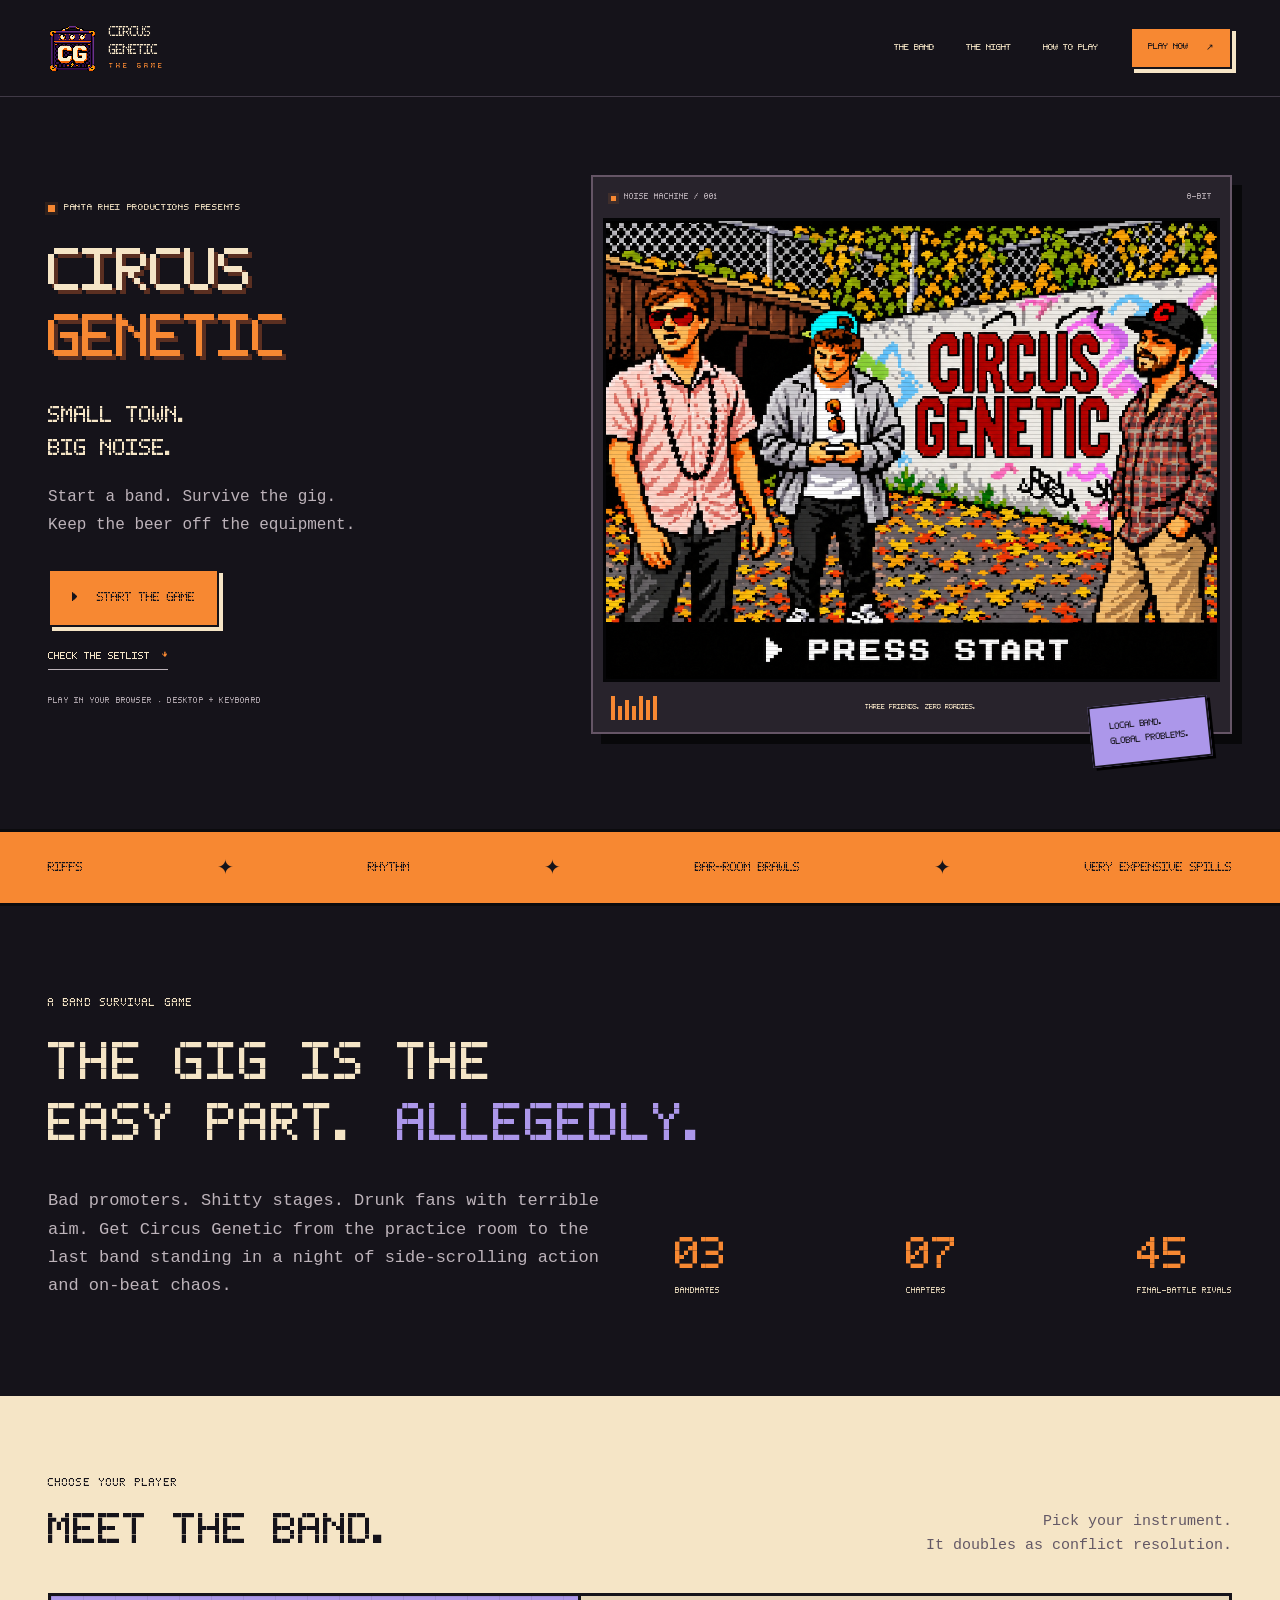
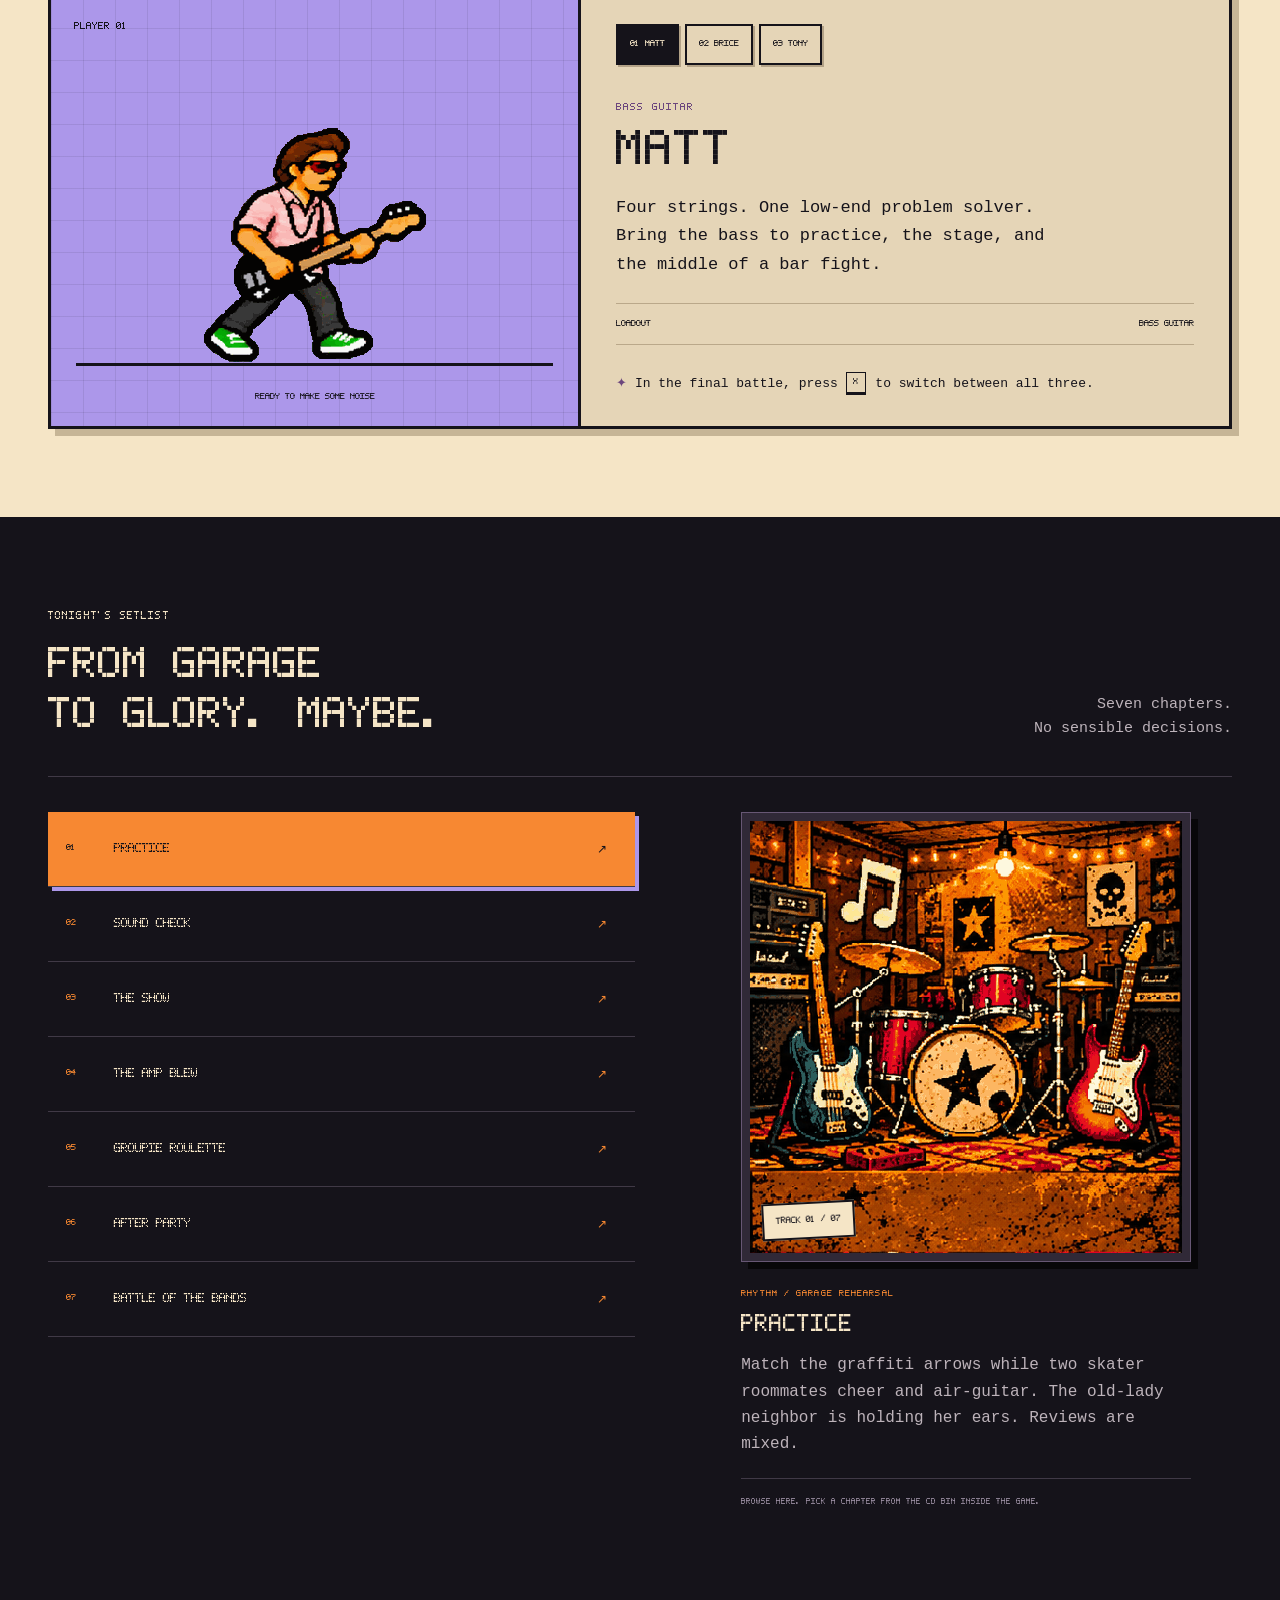
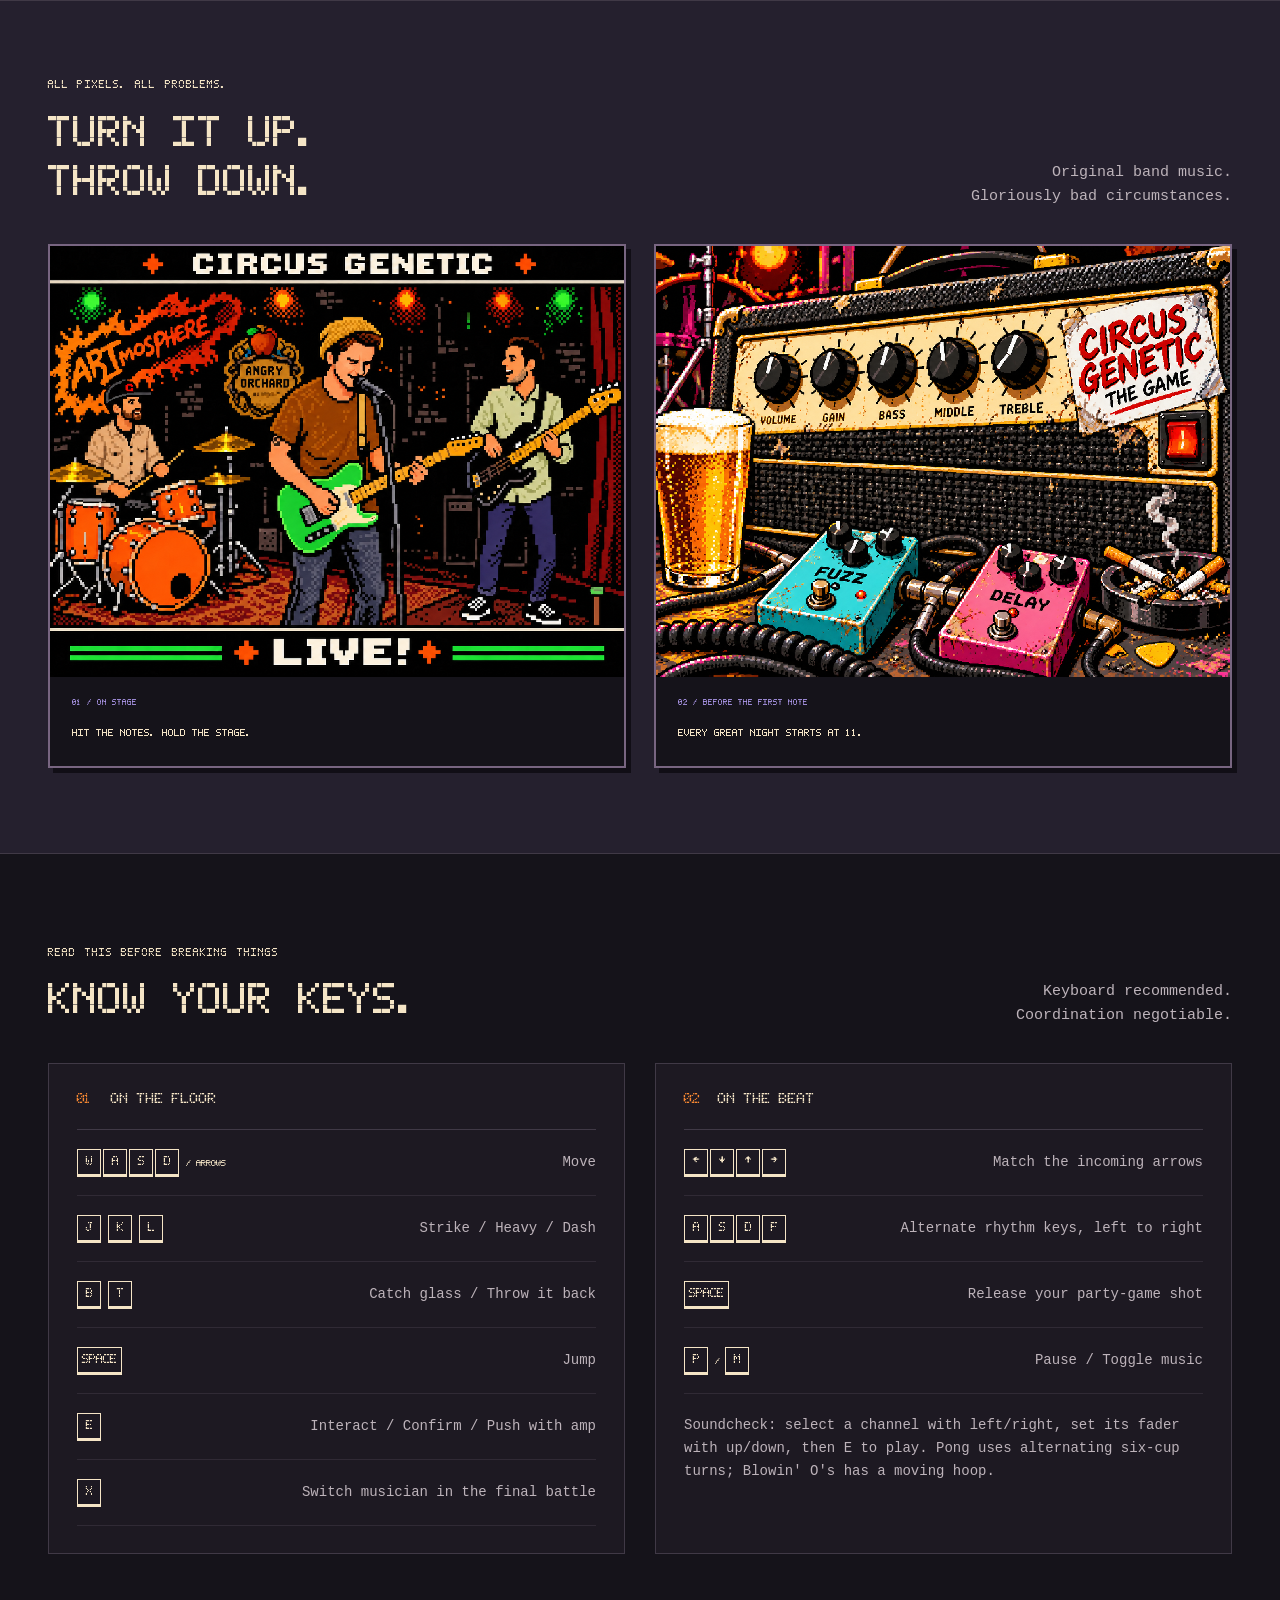
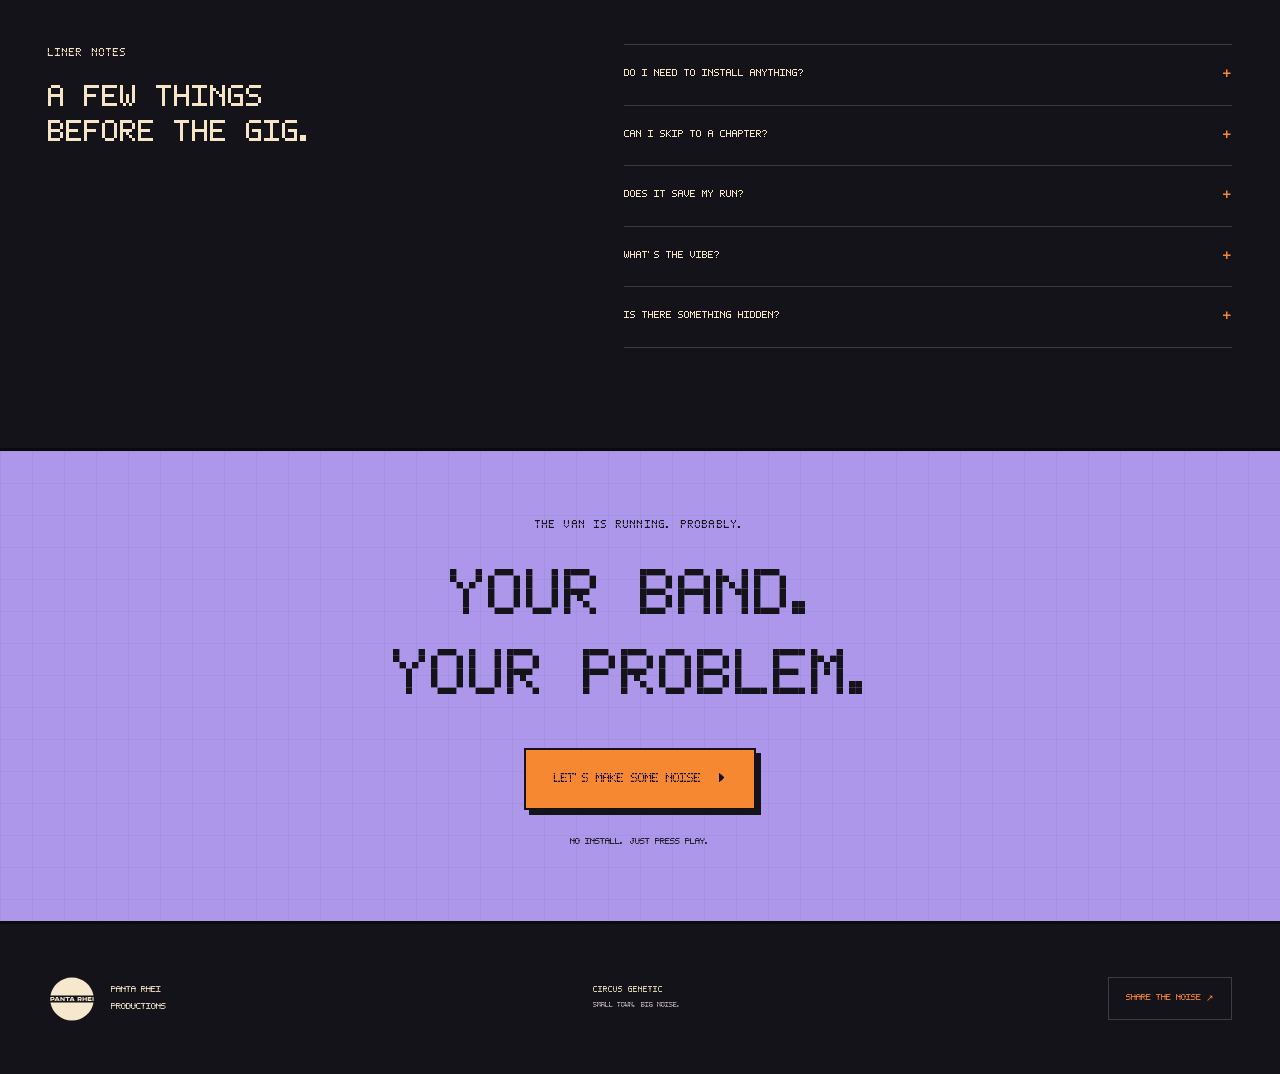
<file: index.html>
<!doctype html>
<html lang="en">
<head>
  <meta charset="utf-8">
  <meta name="viewport" content="width=device-width, initial-scale=1">
  <meta name="theme-color" content="#15131a">
  <title>Circus Genetic — Small Town. Big Noise.</title>
  <meta name="description" content="Start a band. Survive the gig. Circus Genetic is an 8-bit band survival game with side-scrolling fights, rhythm challenges, questionable parties, and one massive Battle of the Bands.">
  <meta property="og:type" content="website">
  <meta property="og:title" content="Circus Genetic — Small Town. Big Noise.">
  <meta property="og:description" content="Three bandmates. Seven chapters. One very bad night for the equipment. Play the 8-bit band survival game in your browser.">
  <link rel="icon" href="assets/app-icon.png" type="image/png">
  <link rel="stylesheet" href="website/site.css">
  <script src="website/site.js?v=tony-cap-v6" defer></script>
</head>
<body>
  <a class="skip" href="#main">Skip to main content</a>
  <header class="nav-wrap">
    <nav class="nav page-width" aria-label="Main navigation">
      <a class="wordmark" href="#top" aria-label="Circus Genetic home"><img src="assets/app-icon.png" width="48" height="48" alt=""><span>CIRCUS<br>GENETIC<small>THE GAME</small></span></a>
      <button class="menu-toggle" aria-expanded="false" aria-controls="nav-links">MENU <span aria-hidden="true">+</span></button>
      <div class="nav-links" id="nav-links"><a href="#band">THE BAND</a><a href="#chapters">THE NIGHT</a><a href="#controls">HOW TO PLAY</a><a class="button small" href="game.html">PLAY NOW <span aria-hidden="true">↗</span></a></div>
    </nav>
  </header>
  <main id="main">
    <section class="hero page-width" id="top">
      <div class="hero-copy">
        <p class="eyebrow"><span class="led" aria-hidden="true"></span> PANTA RHEI PRODUCTIONS PRESENTS</p>
        <h1>CIRCUS<br><span>GENETIC</span></h1>
        <p class="hero-tagline">SMALL TOWN.<br>BIG NOISE.</p>
        <p class="hero-description">Start a band. Survive the gig.<br>Keep the beer off the equipment.</p>
        <div class="hero-actions"><a class="button" href="game.html"><span class="play-arrow" aria-hidden="true">▶</span> START THE GAME</a><a class="text-link" href="#chapters">CHECK THE SETLIST <span aria-hidden="true">↓</span></a></div>
        <p class="play-note">PLAY IN YOUR BROWSER · DESKTOP + KEYBOARD</p>
      </div>
      <div class="hero-cabinet">
        <div class="cabinet-top"><span><i class="led" aria-hidden="true"></i> NOISE MACHINE / 001</span><span>8-BIT</span></div>
        <a class="title-art" href="game.html" aria-label="Play Circus Genetic"><img src="assets/title-v3.webp" width="1448" height="1086" alt="8-bit Matt, Brice, and Tony outside a graffiti-covered wall reading Circus Genetic"><span class="screen-scan" aria-hidden="true"></span></a>
        <div class="cabinet-bottom"><span class="equalizer" aria-hidden="true"><i></i><i></i><i></i><i></i><i></i><i></i><i></i></span><span>THREE FRIENDS. ZERO ROADIES.</span><span class="volume">VOL. 11</span></div>
        <span class="sticker">LOCAL BAND.<br>GLOBAL PROBLEMS.</span>
      </div>
    </section>
    <div class="gig-strip"><div class="page-width"><span>RIFFS</span><b aria-hidden="true">✦</b><span>RHYTHM</span><b aria-hidden="true">✦</b><span>BAR-ROOM BRAWLS</span><b aria-hidden="true">✦</b><span>VERY EXPENSIVE SPILLS</span></div></div>
    <section class="intro page-width">
      <p class="eyebrow">A BAND SURVIVAL GAME</p>
      <h2>THE GIG IS THE<br>EASY PART.<span class="purple"> ALLEGEDLY.</span></h2>
      <div class="intro-bottom"><p>Bad promoters. Shitty stages. Drunk fans with terrible aim. Get Circus Genetic from the practice room to the last band standing in a night of side-scrolling action and on-beat chaos.</p><div class="facts"><span><strong>03</strong> BANDMATES</span><span><strong>07</strong> CHAPTERS</span><span><strong>45</strong> FINAL-BATTLE RIVALS</span></div></div>
    </section>
    <section class="band-section" id="band">
      <div class="page-width">
        <div class="section-heading"><div><p class="eyebrow">CHOOSE YOUR PLAYER</p><h2>MEET THE BAND.</h2></div><p>Pick your instrument.<br>It doubles as conflict resolution.</p></div>
        <div class="band-machine">
          <div class="player-portrait"><div class="portrait-grid" aria-hidden="true"></div><span class="portrait-label" id="player-number">PLAYER 01</span><div class="sprite" id="band-sprite" aria-hidden="true"></div><div class="floor-line" aria-hidden="true"></div><span class="portrait-caption">READY TO MAKE SOME NOISE</span></div>
          <div class="player-info">
            <div class="player-buttons" role="group" aria-label="Choose a band member"><button class="selected" type="button" data-player="0" aria-pressed="true">01 MATT</button><button type="button" data-player="1" aria-pressed="false">02 BRICE</button><button type="button" data-player="2" aria-pressed="false">03 TONY</button></div>
            <div class="player-details" aria-live="polite"><p class="eyebrow" id="player-role">BASS GUITAR</p><h3 id="player-name">MATT</h3><p id="player-copy">Four strings. One low-end problem solver. Bring the bass to practice, the stage, and the middle of a bar fight.</p><div class="instrument-line"><span>LOADOUT</span><strong id="player-loadout">BASS GUITAR</strong></div></div>
            <p class="band-tip"><span aria-hidden="true">✦</span> In the final battle, press <kbd>X</kbd> to switch between all three.</p>
          </div>
        </div>
      </div>
    </section>
    <section class="chapters-section page-width" id="chapters">
      <div class="section-heading"><div><p class="eyebrow">TONIGHT'S SETLIST</p><h2>FROM GARAGE<br>TO GLORY. MAYBE.</h2></div><p>Seven chapters.<br>No sensible decisions.</p></div>
      <div class="chapter-browser">
        <div class="chapter-list" role="group" aria-label="Browse chapters">
          <button type="button" data-chapter="0" class="selected" aria-pressed="true"><span>01</span><strong>PRACTICE</strong><i aria-hidden="true">↗</i></button>
          <button type="button" data-chapter="1" aria-pressed="false"><span>02</span><strong>SOUND CHECK</strong><i aria-hidden="true">↗</i></button>
          <button type="button" data-chapter="2" aria-pressed="false"><span>03</span><strong>THE SHOW</strong><i aria-hidden="true">↗</i></button>
          <button type="button" data-chapter="3" aria-pressed="false"><span>04</span><strong>THE AMP BLEW</strong><i aria-hidden="true">↗</i></button>
          <button type="button" data-chapter="4" aria-pressed="false"><span>05</span><strong>GROUPIE ROULETTE</strong><i aria-hidden="true">↗</i></button>
          <button type="button" data-chapter="5" aria-pressed="false"><span>06</span><strong>AFTER PARTY</strong><i aria-hidden="true">↗</i></button>
          <button type="button" data-chapter="6" aria-pressed="false"><span>07</span><strong>BATTLE OF THE BANDS</strong><i aria-hidden="true">↗</i></button>
        </div>
      <div class="chapter-preview"><div class="cd-sleeve"><img id="chapter-art" src="assets/chapter-practice.webp" width="448" height="448" loading="lazy" alt="8-bit rehearsal room with a drum kit, guitars, and amps"><span class="cd-label" id="chapter-counter">TRACK 01 / 07</span></div><div class="chapter-info" aria-live="polite"><p class="eyebrow" id="chapter-type">RHYTHM / GARAGE REHEARSAL</p><h3 id="chapter-name">PRACTICE</h3><p id="chapter-copy">Match the graffiti arrows while two skater roommates cheer and air-guitar. The old-lady neighbor is holding her ears. Reviews are mixed.</p></div><p class="chapter-note">Browse here. Pick a chapter from the CD bin inside the game.</p></div>
      </div>
    </section>
    <section class="showcase-section">
      <div class="page-width"><div class="section-heading"><div><p class="eyebrow">ALL PIXELS. ALL PROBLEMS.</p><h2>TURN IT UP.<br>THROW DOWN.</h2></div><p>Original band music.<br>Gloriously bad circumstances.</p></div>
        <div class="art-gallery"><figure><img src="assets/live-tony-cap-v6.webp" width="1448" height="1086" loading="lazy" alt="Pixel-art Circus Genetic playing a dive-bar stage"><figcaption><span>01 / ON STAGE</span><strong>HIT THE NOTES. HOLD THE STAGE.</strong></figcaption></figure><figure><img src="assets/amp-power.webp" width="1448" height="1086" loading="lazy" alt="Pixel-art amp, beer, pedals, and smoking ashtray"><figcaption><span>02 / BEFORE THE FIRST NOTE</span><strong>EVERY GREAT NIGHT STARTS AT 11.</strong></figcaption></figure></div>
      </div>
    </section>
    <section class="controls-section page-width" id="controls">
      <div class="section-heading"><div><p class="eyebrow">READ THIS BEFORE BREAKING THINGS</p><h2>KNOW YOUR KEYS.</h2></div><p>Keyboard recommended.<br>Coordination negotiable.</p></div>
      <div class="control-columns"><div class="control-panel"><h3><span>01</span> ON THE FLOOR</h3><dl><div><dt><kbd>W</kbd><kbd>A</kbd><kbd>S</kbd><kbd>D</kbd> / ARROWS</dt><dd>Move</dd></div><div><dt><kbd>J</kbd> <kbd>K</kbd> <kbd>L</kbd></dt><dd>Strike / Heavy / Dash</dd></div><div><dt><kbd>B</kbd> <kbd>T</kbd></dt><dd>Catch glass / Throw it back</dd></div><div><dt><kbd>SPACE</kbd></dt><dd>Jump</dd></div><div><dt><kbd>E</kbd></dt><dd>Interact / Confirm / Push with amp</dd></div><div><dt><kbd>X</kbd></dt><dd>Switch musician in the final battle</dd></div></dl></div>
        <div class="control-panel"><h3><span>02</span> ON THE BEAT</h3><dl><div><dt><kbd>←</kbd><kbd>↓</kbd><kbd>↑</kbd><kbd>→</kbd></dt><dd>Match the incoming arrows</dd></div><div><dt><kbd>A</kbd><kbd>S</kbd><kbd>D</kbd><kbd>F</kbd></dt><dd>Alternate rhythm keys, left to right</dd></div><div><dt><kbd>SPACE</kbd></dt><dd>Release your party-game shot</dd></div><div><dt><kbd>P</kbd> / <kbd>M</kbd></dt><dd>Pause / Toggle music</dd></div></dl><p>Soundcheck: select a channel with left/right, set its fader with up/down, then E to play. Pong uses alternating six-cup turns; Blowin' O's has a moving hoop.</p></div></div>
    </section>
    <section class="faq-section page-width" id="faq"><div><p class="eyebrow">LINER NOTES</p><h2>A FEW THINGS<br>BEFORE THE GIG.</h2></div><div class="faq-list"><details><summary>DO I NEED TO INSTALL ANYTHING?</summary><p>No. The web edition runs in your browser. For the full controls, use a desktop or laptop with a keyboard. Click the amp's power button to start and enable audio.</p></details><details><summary>CAN I SKIP TO A CHAPTER?</summary><p>Yes. Use Chapter Select on the game's title screen, flip through the CD bin, and choose your player. A perfect full-night run starts with Start New Band.</p></details><details><summary>DOES IT SAVE MY RUN?</summary><p>This edition has no mid-level Save/Load. Closing or reloading the game does not preserve a run in progress. Chapter Select lets you revisit sections.</p></details><details><summary>WHAT'S THE VIBE?</summary><p>Strong language, cartoon violence, suggestive humor, alcohol, and smoking/cannabis references. In other words: probably not the game for the kindergarten fundraiser.</p></details><details><summary>IS THERE SOMETHING HIDDEN?</summary><p>Some records have a secret track. Some boxes have a clue.</p><blockquote>Its home keeps moving, but its center has no corners.</blockquote></details></div></section>
    <section class="final-cta"><div class="page-width"><p class="eyebrow">THE VAN IS RUNNING. PROBABLY.</p><h2>YOUR BAND.<br>YOUR PROBLEM.</h2><a class="button" href="game.html">LET'S MAKE SOME NOISE <span aria-hidden="true">▶</span></a><p>NO INSTALL. JUST PRESS PLAY.</p></div></section>
  </main>
  <footer class="footer page-width"><a class="production-brand" href="#top"><img src="assets/panta-rhei-logo.svg" width="48" height="48" alt="Panta Rhei"><span>PANTA RHEI<br>PRODUCTIONS</span></a><p>CIRCUS GENETIC<br><span>SMALL TOWN. BIG NOISE.</span></p><button class="share-button" type="button" id="share-button">SHARE THE NOISE <span aria-hidden="true">↗</span></button><span class="sr-only" id="share-status" role="status"></span></footer>
</body>
</html>
</file>
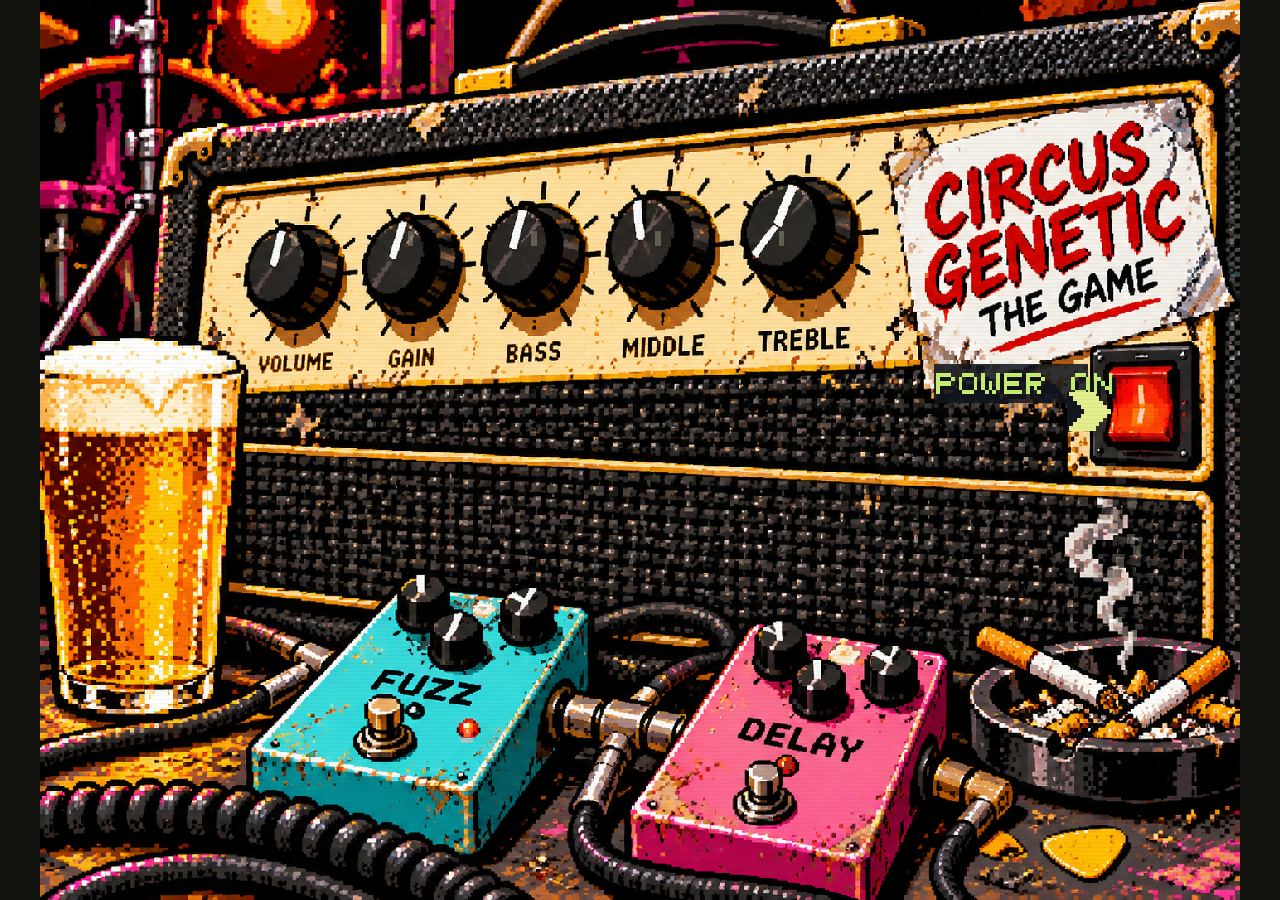
<file: game.html>
<!doctype html>
<html lang="en"><head><meta charset="utf-8"><meta name="viewport" content="width=device-width,initial-scale=1"><meta name="theme-color" content="#11120e"><title>Circus Genetic | Small Town, Big Noise</title><meta name="description" content="A playable band-origin demo. Three friends, one small town, six reasons to quit. Turn it up anyway."><link rel="stylesheet" href="styles.css"><link rel="icon" type="image/png" data-embedded-href="assets/app-icon.png"></head><body><header><div class="brand">CIRCUS<br>GENETIC<small>THE GAME</small></div><div class="headright"><span class="tag">● PIXEL NIGHT / 004</span><button class="plain" id="audioToggle" aria-label="Toggle music">♫ MUSIC ON</button><button class="plain" id="full">⛶ FULLSCREEN</button></div></header><main class="shell"><div class="eyebrow"><span>SMALL TOWN. BIG NOISE.</span><span>AN ORIGINAL BAND SURVIVAL GAME</span></div><div class="cabinet" id="cabinet">
<section class="screen gate active" id="gate"><img id="ampArt" data-embedded-src="assets/amp-power.png" alt="Pixel-art guitar amp controls, Circus Genetic the Game sticker, beer, smoking ashtray, and pedals"><canvas id="ampAmbient" width="640" height="420" aria-hidden="true"></canvas><button id="power" class="ampSwitch" aria-label="Power on"><span class="srOnly">POWER ON</span></button></section>
<section class="screen boot" id="boot"><canvas id="productionBoot" width="640" height="480" aria-label="Panta Rhei Productions system startup"></canvas></section>
<section class="screen intro" id="intro"><div><div class="tiny" id="chapter"></div><h2 id="introTitle"></h2><p id="introText"></p><button class="action" id="nextIntro">CONTINUE →</button></div><button class="skip" data-title>SKIP TO TITLE →</button></section>
<section class="screen title" id="title"><img class="art" data-embedded-src="assets/title-v3.png" alt="Circus Genetic 8-bit title screen based on the band's original photo"><div class="titleMotion" aria-hidden="true"><img class="bandBob bobBass" data-embedded-src="assets/title-v3.png" alt=""><img class="bandBob bobGuitar" data-embedded-src="assets/title-v3.png" alt=""><img class="bandBob bobDrum" data-embedded-src="assets/title-v3.png" alt=""><i class="pixelNote n1">♪</i><i class="pixelNote n2">♫</i><i class="pixelNote n3">♪</i><i class="pixelLeaf l1"></i><i class="pixelLeaf l2"></i><i class="pixelLeaf l3"></i></div><div class="titlemenu"><button id="start" class="blink">START NEW BAND</button><button class="secondary" id="chapterMenu">CHAPTER SELECT</button><button class="secondary" id="story">THE STORY</button><button class="secondary" id="how">HOW TO SURVIVE</button></div></section>
<section class="screen select" id="select"><img class="art" data-embedded-src="assets/select-v3.png" alt="Three band members in pixel art. Select your player."><div class="choices"><button data-player="0">MATT / BASS<small>BASS GUITAR / CROWD CONTROL</small></button><button data-player="1">BRICE / GUITAR + VOCALS<small>GUITAR / SONGWRITING</small></button><button data-player="2">TONY / DRUMS<small>DRUMS / DRUMSTICK STRIKES</small></button></div><button class="skip" data-title style="bottom:22%">← BACK</button></section>
<section class="screen game" id="game"><img class="art" src="assets/live-tony-cap-v6.webp" alt="The band on stage"><div class="hud"><div class="meter"><label>CASH <span id="cashLabel"></span></label><div><i id="cashBar"></i></div></div><div class="meter"><label>GEAR <span id="gearLabel"></span></label><div><i id="gearBar"></i></div></div><div class="meter"><label>MORALE <span id="moraleLabel"></span></label><div><i id="moraleBar"></i></div></div></div><div class="gamebody" aria-live="polite"><div class="villain" id="villain"></div><h2 id="eventTitle"></h2><p id="eventText"></p><div class="answers" id="answers"></div></div><div class="progress"><span id="gigProgress"></span><span>GIG 01 / THE LOADING DOCK</span></div></section>
<section class="screen chapters" id="chapters"><canvas id="cdBackground" width="640" height="480" aria-hidden="true"></canvas><canvas id="cdCanvas" width="640" height="480" aria-label="Flip through the old CD bin to choose a chapter"></canvas><button id="cdPrev" class="cdHit" aria-label="Previous chapter CD"></button><button id="cdNext" class="cdHit" aria-label="Next chapter CD"></button><button id="cdPlay" class="cdHit" aria-label="Play selected chapter"></button><button id="cdBack" class="cdHit" aria-label="Back to title"></button><button id="villainSticker" class="cdHit" aria-label="VILLIAN sticker"></button><p id="cdReadout" class="srOnly" role="status">Chapter 1 of 7: Garage Practice</p></section><section class="screen" id="secret"><canvas id="secretCanvas" width="640" height="480" aria-label="Secret track: enter the six-letter password"></canvas><input id="secretCode" type="text" maxlength="6" autocomplete="off" autocapitalize="characters" spellcheck="false" aria-label="Six-letter secret track code"><button id="secretBack" aria-label="Back to CD bin"></button></section><section class="screen" id="action"><canvas id="worldCanvas" width="640" height="420" aria-hidden="true"></canvas><canvas id="actionCanvas" width="640" height="420" aria-label="Side-scrolling stage action and rhythm game"></canvas><div id="actionPanel"><div id="actionKicker"></div><h2 id="actionHeading"></h2><p id="actionDescription"></p><div id="mixerControls" hidden><label>VOCAL GAIN <input type="range" id="gain0" aria-label="Vocal gain" min="0" max="100" value="90"><meter min="0" max="100" low="52" high="68" optimum="60" value="90" id="gainMeter0"></meter></label><label>BASS GAIN <input type="range" id="gain1" aria-label="Bass gain" min="0" max="100" value="8"><meter min="0" max="100" low="37" high="53" optimum="45" value="8" id="gainMeter1"></meter></label><label>DRUM GAIN <input type="range" id="gain2" aria-label="Drum gain" min="0" max="100" value="90"><meter min="0" max="100" low="47" high="63" optimum="55" value="90" id="gainMeter2"></meter></label><p id="mixFeedback">Bring each meter into its green zone.</p></div><button class="action" id="actionNext">BEGIN</button><button class="plain" id="practiceCombat">PRACTICE STAGE COMBAT →</button></div><div class="arcade-controls"><div class="pad"><button data-control="ArrowLeft" aria-label="Move left or left rhythm cue">←</button><button data-control="ArrowDown" aria-label="Move down or down rhythm cue">↓</button><button data-control="ArrowUp" aria-label="Move up or up rhythm cue">↑</button><button data-control="ArrowRight" aria-label="Move right or right rhythm cue">→</button></div><div class="pad"><button data-control="j">J STRIKE</button><button data-control="k">K HEAVY</button><button data-control=" ">SPACE / HIT</button><button data-control="e">E USE</button><button data-control="x" aria-label="Switch band member in Battle of the Bands">X SWITCH</button><button data-control="b">B CATCH</button><button data-control="t">T THROW</button></div><div class="arcade-tools"><button id="pauseAction">PAUSE / RESUME</button><button id="exitAction">TITLE</button></div></div><p id="actionStatus" role="status">Ready.</p><div id="rhythmReadout">Arrow cues use their own visible timing.</div></section><section class="screen" id="info"><img class="art" data-embedded-src="assets/bonus.webp" alt="Surreal purple desert album-art bonus stage"><div class="report"><div class="tiny" id="infoKicker"></div><h2 id="infoTitle"></h2><p id="infoText"></p><button class="action" id="infoBack">BACK TO TITLE →</button></div></section>
</div><div class="controls"><span><span class="key">WASD / ARROWS</span> MOVE &nbsp; <span class="key">J</span> INSTRUMENT STRIKE &nbsp; <span class="key">K</span> HEAVY &nbsp; <span class="key">B / T</span> CATCH / THROW &nbsp; <span class="key">SPACE</span> JUMP / TIMING</span><span><span class="key">M</span> MUSIC &nbsp; <span class="key">ESC</span> TITLE</span></div><footer><div><strong>IT'S A LONG WAY TO THE MIDDLE.</strong><br>Practice. Soundcheck. Stage combat. Amp rescue. Groupie Roulette. Afterparty.</div><div class="volume"><span>♫ VILLAIN'S CLEAR</span><input type="range" id="volume" aria-label="Music volume" min="0" max="1" value="0.6" step=".05"><button class="plain" id="crt">SCANLINES ON</button></div></footer></main><audio id="music" data-embedded-src="assets/villains-clear.mp3" preload="auto" loop></audio><audio id="bonusMusic" data-embedded-src="assets/all-my-friends-are-dead.mp3" preload="none" loop></audio><audio id="partyMusic" data-embedded-src="assets/circus-genetic-dice.mp3" preload="none" loop></audio><audio id="bossMusic" data-embedded-src="assets/circus-get-high.mp3" preload="none" loop></audio><audio id="lossCity" data-embedded-src="assets/boss-loss-city.wav" preload="none" loop></audio><audio id="niceVoice" data-embedded-src="assets/boss-nice.wav" preload="auto"></audio>
<script src="scripts/game-01.js"></script><script src="scripts/game-02.js"></script><script src="scripts/game-03.js"></script><script src="scripts/game-04.js?v=tony-cap-v6"></script><script src="scripts/game-05.js"></script><script src="scripts/game-06.js"></script><script src="scripts/game-07.js"></script><script src="scripts/game-08.js"></script><script src="scripts/game-09.js"></script><script src="scripts/game-10.js"></script><script src="scripts/game-11.js?v=tony-cap-v6"></script><script src="scripts/game-12.js?v=tony-cap-v6"></script><script src="scripts/game-13.js?v=tony-cap-v6"></script><script src="scripts/game-14.js"></script><script src="scripts/game-15.js?v=tony-cap-v6"></script><script src="scripts/game-16.js"></script><script src="scripts/game-17.js"></script><script src="scripts/game-18.js?v=tony-cap-v6"></script><script src="scripts/game-19.js?v=tony-cap-v6"></script><script src="scripts/game-20.js?v=tony-cap-v6"></script><script src="scripts/game-21.js?v=tony-cap-v6"></script><script src="scripts/game-22.js?v=tony-cap-v6"></script><script src="scripts/game-23.js?v=graffiti-v6"></script><script src="scripts/game-24.js?v=tony-cap-v6"></script></body></html>
</file>
<file: website/site.css>
@font-face{font-family:CGPixel;src:url('../assets/cg-pixel.ttf') format('truetype');font-display:swap}
:root{--ink:#15131a;--paper:#f5e5c6;--orange:#f78832;--purple:#ac97ea;--muted:#bdb3ba;--line:#403946;--pixel:CGPixel,'Courier New',monospace}
*{box-sizing:border-box}html{scroll-behavior:smooth;scroll-padding-top:95px}body{margin:0;background:var(--ink);color:var(--paper);font:16px/1.65 'Courier New',monospace}button,a{-webkit-tap-highlight-color:transparent}button{font:inherit}a{color:inherit;text-decoration:none}button{cursor:pointer}img{max-width:100%;height:auto;image-rendering:pixelated;display:block}h1,h2,h3,p,figure{margin:0}h1,h2,h3,.eyebrow,.button,.wordmark,.nav-links,.play-note,.gig-strip,.facts,.portrait-label,.portrait-caption,.player-buttons,.chapter-list,.cd-label,.chapter-note,.cabinet-top,.cabinet-bottom,.sticker,.control-panel h3,.faq-list summary,.footer,.final-cta>div>p:last-child,.art-gallery figcaption{font-family:var(--pixel)}h1,h2,h3{font-weight:400;line-height:1.17}h2{font-size:clamp(26px,3.3vw,44px)}button:focus-visible,a:focus-visible,summary:focus-visible{outline:3px solid var(--orange);outline-offset:6px}.page-width{max-width:1280px;width:calc(100% - 96px);margin-inline:auto}.eyebrow{font-size:11px;letter-spacing:1.1px;line-height:1.7}.purple{color:var(--purple)}.sr-only,.skip:not(:focus){position:absolute;width:1px;height:1px;clip-path:inset(50%);overflow:hidden;white-space:nowrap}.skip:focus{position:fixed;top:8px;left:8px;z-index:100;background:var(--orange);color:var(--ink);padding:12px}.nav-wrap{border-bottom:1px solid var(--line);background:var(--ink);position:relative;z-index:20}.nav{display:flex;align-items:center;justify-content:space-between;min-height:96px;gap:24px}.wordmark{display:flex;align-items:center;gap:12px;font-size:13px;line-height:1.35}.wordmark img{width:49px}.wordmark small{display:block;font-size:7px;color:var(--orange);letter-spacing:3px;margin-top:3px}.nav-links{display:flex;align-items:center;gap:32px;font-size:9px}.nav-links>a:not(.button):hover{color:var(--orange)}.button{display:inline-flex;justify-content:center;align-items:center;gap:18px;background:var(--orange);border:2px solid var(--ink);box-shadow:4px 4px 0 var(--paper);color:var(--ink);padding:18px 22px;font-size:12px;line-height:1.5;transition:transform .15s,box-shadow .15s}.button:hover{transform:translate(-2px,-2px);box-shadow:6px 6px 0 var(--paper)}.button:active{transform:translate(3px,3px);box-shadow:1px 1px 0 var(--paper)}.button.small{padding:12px 16px;font-size:9px}.menu-toggle{display:none}.hero{display:grid;grid-template-columns:.88fr 1.12fr;gap:40px;align-items:center;padding-block:78px 95px}.hero-copy{position:relative;z-index:2}.hero .eyebrow{font-size:9px;letter-spacing:.7px;display:flex;gap:9px;align-items:center;margin-bottom:26px}.led{display:inline-block;width:7px;height:7px;background:var(--orange);box-shadow:0 0 0 3px #f788321c;flex-shrink:0;animation:signal 2.4s steps(1) infinite}h1{font-size:clamp(38px,4.7vw,66px);letter-spacing:-2px;text-shadow:4px 4px 0 #5a2f21;line-height:1.1}h1 span{color:var(--orange)}.hero-tagline{font-family:var(--pixel);font-size:22px;line-height:1.5;margin-top:26px}.hero-description{color:var(--muted);margin-top:18px;line-height:1.7;font-size:16px}.hero-actions{display:flex;align-items:flex-start;flex-direction:column;gap:22px;margin-top:30px}.text-link{font:10px var(--pixel);line-height:1.6;border-bottom:1px solid var(--muted);padding-bottom:4px}.text-link span{color:var(--orange);margin-left:6px}.play-note{color:var(--muted);font-size:8px;line-height:1.7;margin-top:25px;letter-spacing:.2px}.hero-cabinet{position:relative;padding:10px;background:#28232c;border:2px solid #655566;box-shadow:10px 10px 0 #08080a}.cabinet-top,.cabinet-bottom{display:flex;align-items:center;justify-content:space-between;gap:14px;font-size:8px;padding:14px 8px;line-height:1.5}.cabinet-top{color:var(--muted);padding-top:5px}.cabinet-top>span:first-child{display:flex;align-items:center;gap:8px}.cabinet-top .led{width:5px;height:5px}.title-art{display:block;position:relative;border:3px solid #050507;overflow:hidden}.title-art img{width:100%}.screen-scan{position:absolute;inset:0;pointer-events:none;background:repeating-linear-gradient(0deg,#0002 0px,#0002 1px,transparent 1px,transparent 4px)}.cabinet-bottom{padding-bottom:2px;font-size:7px}.volume{color:var(--orange)}.equalizer{display:flex;align-items:flex-end;gap:3px;height:24px}.equalizer i{display:block;width:4px;height:100%;background:var(--orange);transform-origin:bottom;animation:eq 1s steps(4) infinite}.equalizer i:nth-child(2n){animation-delay:-.5s;height:60%}.equalizer i:nth-child(3n){animation-delay:-.2s;height:85%}.sticker{position:absolute;bottom:-30px;right:20px;transform:rotate(-6deg);background:var(--purple);color:var(--ink);font-size:9px;line-height:1.7;padding:13px 18px;border:2px solid #15131a;box-shadow:3px 3px 0 #000}.gig-strip{background:var(--orange);color:var(--ink);padding:19px 0;font-size:12px;border-block:3px solid #0b0b0e}.gig-strip>div{display:flex;align-items:center;justify-content:space-between;gap:18px}.gig-strip b{font-size:20px;font-weight:400}.intro{padding-block:88px 96px}.intro h2{margin-top:22px;max-width:930px;font-size:clamp(30px,4.1vw,53px)}.intro-bottom{display:grid;grid-template-columns:1fr 1fr;gap:70px;align-items:end;margin-top:30px}.intro-bottom p{max-width:580px;color:var(--muted);font-size:17px}.facts{display:flex;justify-content:space-between;gap:20px;line-height:1.8;font-size:8px}.facts span{display:flex;flex-direction:column}.facts strong{font-size:44px;font-weight:400;color:var(--orange);line-height:1.3}.band-section{background:var(--paper);color:var(--ink);padding-block:78px 88px}.section-heading{display:flex;align-items:flex-end;justify-content:space-between;gap:35px;margin-bottom:35px}.section-heading h2{margin-top:16px}.section-heading>p{font-size:15px;line-height:1.6;text-align:right;color:var(--muted)}.band-section .section-heading>p{color:#635865}.band-machine{display:grid;grid-template-columns:.9fr 1.1fr;border:3px solid var(--ink);background:#e5d5b7;box-shadow:7px 7px 0 #c6b596}.player-portrait{position:relative;min-height:410px;display:flex;align-items:flex-end;justify-content:center;overflow:hidden;background:var(--purple);border-right:3px solid var(--ink);padding-bottom:60px}.portrait-grid{position:absolute;inset:0;background-image:linear-gradient(#15131a16 1px,transparent 1px),linear-gradient(90deg,#15131a16 1px,transparent 1px);background-size:32px 32px}.portrait-label{position:absolute;top:23px;left:23px;font-size:10px}.sprite{position:relative;width:256px;height:256px;background-image:url('../assets/band-walk-clean.webp');background-size:2048px 768px;background-position:0 0;image-rendering:pixelated;animation:walk .85s steps(8) infinite;z-index:1}.floor-line{position:absolute;height:3px;background:var(--ink);bottom:60px;left:25px;right:25px}.portrait-caption{position:absolute;bottom:22px;font-size:9px;line-height:1.5;text-align:center}.player-info{padding:28px 35px;display:flex;flex-direction:column}.player-buttons{display:flex;gap:6px;flex-wrap:wrap}.player-buttons button{font:9px/1.5 var(--pixel);padding:12px;border:2px solid var(--ink);background:transparent;color:var(--ink);box-shadow:2px 2px 0 #b3a287}.player-buttons button:hover{background:#d4c2a1}.player-buttons button.selected{color:var(--paper);background:var(--ink)}.player-details{padding-top:34px}.player-details>.eyebrow{color:#6c467d;font-size:10px}.player-details h3{font-size:48px;margin-block:9px 13px}.player-details>p:last-of-type{max-width:440px;font-size:17px}.instrument-line{display:flex;justify-content:space-between;gap:20px;border-block:1px solid #baa88a;margin-top:24px;padding-block:13px;font:9px/1.6 var(--pixel)}.instrument-line strong{font-weight:400}.band-tip{font-size:13px;margin-top:auto;padding-top:24px}.band-tip>span{color:#6c467d}kbd{display:inline-block;min-width:24px;text-align:center;font:12px/1.5 var(--pixel);padding:3px 4px;border:1px solid currentColor;box-shadow:0 2px 0 currentColor;margin:3px 2px 5px 0;vertical-align:middle}.band-tip kbd{font-size:9px;min-width:20px}.chapters-section{padding-block:90px}.chapter-browser{display:grid;grid-template-columns:1.05fr .95fr;gap:65px;border-top:1px solid var(--line);padding-top:35px}.chapter-list{align-self:start}.chapter-list button{width:100%;display:grid;grid-template-columns:28px 1fr 20px;gap:20px;align-items:center;text-align:left;padding:24px 18px;border:0;border-bottom:1px solid var(--line);background:transparent;color:var(--paper);font:12px/1.5 var(--pixel);min-height:75px}.chapter-list button>span{color:var(--orange);font-size:9px}.chapter-list strong{font-weight:400}.chapter-list i{font-style:normal;color:var(--orange)}.chapter-list button:hover{background:#28222f}.chapter-list button.selected{background:var(--orange);color:var(--ink);box-shadow:4px 4px 0 var(--purple)}.chapter-list button.selected>span,.chapter-list button.selected>i{color:var(--ink)}.chapter-preview{max-width:450px;width:100%;margin-inline:auto}.cd-sleeve{position:relative;padding:8px;background:#302937;border:1px solid #675774;box-shadow:7px 7px 0 #080709}.cd-sleeve img{width:100%;aspect-ratio:1;object-fit:cover}.cd-label{position:absolute;bottom:22px;left:20px;font-size:9px;background:var(--paper);color:var(--ink);padding:9px 12px;transform:rotate(-3deg);border:2px solid var(--ink)}.chapter-info{padding-top:25px}.chapter-info .eyebrow{color:var(--orange);font-size:9px}.chapter-info h3{font-size:23px;margin-top:10px}.chapter-info>p:last-child{margin-top:13px;color:var(--muted);min-height:82px;font-size:16px}.chapter-note{color:#9a8da1;font-size:8px;line-height:1.9;border-top:1px solid var(--line);padding-top:16px;margin-top:20px}.showcase-section{padding-block:75px 85px;background:#25202e;border-block:1px solid var(--line)}.art-gallery{display:grid;grid-template-columns:1fr 1fr;gap:28px}.art-gallery figure{background:var(--ink);border:2px solid #786581;box-shadow:5px 5px 0 #110e16}.art-gallery img{width:100%;aspect-ratio:4/3;object-fit:cover}.art-gallery figcaption{padding:20px 22px;line-height:1.7}.art-gallery figcaption span{display:block;font-size:8px;color:var(--purple);margin-bottom:8px}.art-gallery figcaption strong{font-size:10px;font-weight:400}.controls-section{padding-block:90px}.control-columns{display:grid;grid-template-columns:1fr 1fr;gap:30px}.control-panel{border:1px solid var(--line);padding:27px 28px;background:#1d1922}.control-panel h3{font-size:14px;padding-bottom:22px;border-bottom:1px solid var(--line)}.control-panel h3 span{color:var(--orange);margin-right:10px}.control-panel dl{margin:0}.control-panel dl>div{display:flex;align-items:center;justify-content:space-between;gap:20px;border-bottom:1px solid #302a35;padding:14px 0;min-height:66px}.control-panel dt{font:9px/1.8 var(--pixel);flex-shrink:0}.control-panel dd{font-size:14px;text-align:right;margin:0;color:var(--muted)}.control-panel>p{font-size:14px;color:var(--muted);margin-top:20px}.faq-section{display:grid;grid-template-columns:1fr 1.2fr;gap:70px;padding-block:0 100px}.faq-section h2{font-size:30px;margin-top:18px}.faq-list{border-top:1px solid var(--line)}.faq-list details{border-bottom:1px solid var(--line);padding-block:20px}.faq-list summary{display:flex;gap:20px;justify-content:space-between;list-style:none;cursor:pointer;font-size:10px;line-height:1.8}.faq-list summary::-webkit-details-marker{display:none}.faq-list summary::after{content:'+';color:var(--orange);font-size:15px;line-height:1.3}.faq-list details[open] summary::after{content:'−'}.faq-list p{font-size:15px;color:var(--muted);padding-top:15px}.faq-list blockquote{font-size:14px;border-left:3px solid var(--purple);margin:15px 0 0;padding:3px 0 3px 18px;color:var(--purple)}.final-cta{background:var(--purple);color:var(--ink);text-align:center;border-block:3px solid #0b0b0e;padding-block:65px 70px;background-image:linear-gradient(#15131a0a 1px,transparent 1px),linear-gradient(90deg,#15131a0a 1px,transparent 1px);background-size:32px 32px}.final-cta h2{font-size:clamp(32px,5vw,64px);margin-block:24px 30px;line-height:1.25}.final-cta .button{box-shadow:5px 5px 0 var(--ink);padding:20px 28px}.final-cta>div>p:last-child{font-size:9px;margin-top:25px;line-height:1.7}.footer{display:flex;align-items:center;justify-content:space-between;gap:30px;min-height:150px;font-size:9px;line-height:1.8}.production-brand{display:flex;gap:15px;align-items:center}.production-brand img{width:48px;filter:invert(91%) sepia(15%) saturate(486%) hue-rotate(338deg) brightness(104%) contrast(92%)}.footer>p{font-size:8px}.footer>p>span{color:var(--muted);font-size:7px}.share-button{background:transparent;color:var(--orange);border:1px solid var(--line);padding:13px 17px;font:9px/1.7 var(--pixel)}.share-button:hover{border-color:var(--orange)}
@keyframes signal{0%,85%{opacity:1}86%,100%{opacity:.35}}@keyframes eq{0%,100%{transform:scaleY(.35)}30%{transform:scaleY(.9)}60%{transform:scaleY(.55)}@keyframes walk{to{background-position-x:-2048px}}
@media(min-width:1450px){.hero{padding-block:90px 105px}}
@media(max-width:1100px){.page-width{width:calc(100% - 56px)}.nav-links{gap:22px;font-size:8px}.hero{gap:28px;padding-block:60px 80px}h1{font-size:43px}.hero-tagline{font-size:18px}.hero .eyebrow{font-size:8px}.hero-actions .button{font-size:10px}.gig-strip{font-size:9px}.intro-bottom{gap:35px}.facts strong{font-size:36px}.facts{font-size:7px}.band-machine{grid-template-columns:.9fr 1.1fr}.player-info{padding:25px}.player-buttons button{font-size:8px;padding:10px}.chapter-browser{gap:35px}.chapter-list button{font-size:10px;gap:14px}.control-panel{padding:22px 18px}.control-panel dl>div{gap:12px}.control-panel dd{font-size:12px}.control-panel dt{font-size:8px}.control-panel kbd{font-size:10px;min-width:20px}.faq-section{gap:30px}.cabinet-bottom{font-size:6px}.sticker{font-size:8px;right:8px}}
@media(max-width:780px){html{scroll-padding-top:20px}.page-width{width:calc(100% - 36px)}.nav{min-height:80px}.wordmark{font-size:11px}.wordmark img{width:41px}.wordmark small{font-size:6px}.menu-toggle{display:block;background:transparent;color:var(--paper);padding:10px 0 10px 16px;border:0;font:10px var(--pixel)}.menu-toggle span{color:var(--orange);margin-left:10px}.nav-links{display:none;position:absolute;left:0;right:0;top:80px;padding:24px;background:var(--ink);border-bottom:2px solid var(--orange);flex-wrap:wrap;gap:24px}.nav-links.open{display:flex}.nav-links>a{font-size:9px}.hero{grid-template-columns:1fr;padding-block:40px 65px;gap:40px}.hero-copy{text-align:center}.hero .eyebrow{justify-content:center;font-size:8px;margin-bottom:22px}h1{font-size:clamp(38px,8.4vw,60px);letter-spacing:-1px}.hero-tagline{font-size:18px;line-height:1.4;margin-top:18px}.hero-tagline br{display:none}.hero-description{font-size:15px;margin-top:16px}.hero-actions{align-items:center;gap:20px;margin-top:24px}.hero-actions .button{font-size:11px}.play-note{margin-top:20px;font-size:7px}.hero-cabinet{max-width:590px;margin-inline:auto;width:100%}.cabinet-top{font-size:7px}.cabinet-bottom{font-size:7px}.sticker{font-size:8px;bottom:-26px;right:12px}.gig-strip{font-size:8px;padding-block:16px}.gig-strip>div{justify-content:center;gap:12px;flex-wrap:wrap}.gig-strip b{font-size:14px}.intro{padding-block:55px 60px}.intro h2{font-size:clamp(26px,5.5vw,40px);margin-top:18px}.intro-bottom{grid-template-columns:1fr;gap:30px;margin-top:23px}.intro-bottom p{font-size:16px}.facts{max-width:520px;font-size:8px;justify-content:space-between}.facts strong{font-size:36px}.band-section{padding-block:50px 60px}.section-heading{align-items:flex-start;gap:22px}.section-heading h2{font-size:28px}.section-heading>p{display:none}.band-machine{grid-template-columns:1fr}.player-portrait{min-height:325px;border-right:0;border-bottom:3px solid var(--ink);padding-bottom:43px}.sprite{width:256px;height:256px}.portrait-label{font-size:8px;top:18px;left:18px}.floor-line{bottom:43px}.portrait-caption{bottom:12px;font-size:8px}.player-info{padding:25px}.player-buttons button{padding:12px;font-size:9px;flex:1}.player-details{padding-top:25px}.player-details h3{font-size:40px}.player-details>p:last-of-type{font-size:16px;max-width:none}.band-tip{font-size:12px}.chapters-section{padding-block:60px}.chapter-browser{grid-template-columns:1fr;gap:30px;padding-top:20px}.chapter-list button{font-size:10px;min-height:61px;padding:18px 14px}.chapter-preview{max-width:500px}.chapter-info h3{font-size:22px}.chapter-info>p:last-child{min-height:0}.showcase-section{padding-block:50px 60px}.art-gallery{grid-template-columns:1fr;gap:27px}.art-gallery figcaption{padding:18px}.controls-section{padding-block:60px}.control-columns{grid-template-columns:1fr;gap:22px}.control-panel{padding:24px}.control-panel h3{font-size:12px}.control-panel dl>div{gap:15px}.control-panel dt{font-size:8px}.control-panel dd{font-size:13px}.control-panel kbd{font-size:11px;min-width:23px}.faq-section{grid-template-columns:1fr;gap:28px;padding-bottom:60px}.faq-section h2{font-size:27px}.faq-list summary{font-size:9px}.faq-list p{font-size:14px}.final-cta{padding-block:50px}.final-cta h2{font-size:clamp(28px,7vw,48px)}.final-cta .button{font-size:10px;padding:18px}.final-cta .eyebrow{font-size:9px}.final-cta>div>p:last-child{font-size:7px}.footer{flex-wrap:wrap;justify-content:space-between;padding-block:30px;font-size:8px;gap:24px}.footer>p{font-size:7px}.share-button{width:100%;font-size:9px}.production-brand img{width:40px}.production-brand{gap:10px}}
@media(prefers-reduced-motion:reduce){html{scroll-behavior:auto}*,*::before,*::after{animation:none!important;transition:none!important}}
</file>
<file: styles.css>
:root{--cream:#f6edcf;--orange:#ff6739;--green:#b8e15b;--ink:#11120e;--muted:#969888}*{box-sizing:border-box}body{margin:0;background:var(--ink);color:var(--cream);font-family:'Courier New',monospace;font-weight:bold}button,input{font:inherit}button{cursor:pointer}button:focus-visible,input:focus-visible{outline:3px solid var(--orange);outline-offset:5px}button{color:inherit}header{height:80px;padding:0 4vw;display:flex;align-items:center;justify-content:space-between;border-bottom:1px solid #383a2f}.brand{font-size:19px;line-height:.87;letter-spacing:-1px}.brand small{font-size:10px;letter-spacing:3px;color:var(--orange);display:block;margin-top:8px}.headright{display:flex;gap:22px;align-items:center;font-size:11px;letter-spacing:1px}.tag{color:var(--green)}.plain{border:0;background:none;font-size:11px;padding:10px}.shell{max-width:1440px;margin:auto;padding:28px 4vw 24px}.eyebrow{display:flex;justify-content:space-between;font-size:10px;letter-spacing:2px;color:var(--muted);margin-bottom:18px}.cabinet{position:relative;background:#050604;border:1px solid #4c4e40;box-shadow:0 25px 80px #0008;overflow:hidden;aspect-ratio:4/3;max-height:75vh;margin:auto;isolation:isolate}.cabinet:after{content:'';position:absolute;inset:0;pointer-events:none;background:repeating-linear-gradient(transparent 0px,transparent 3px,#0002 4px);z-index:20;opacity:.5}.screen{position:absolute;inset:0;display:none}.screen.active{display:flex}.art{position:absolute;width:100%;height:100%;object-fit:fill;image-rendering:pixelated;z-index:-1}.gate{align-items:center;justify-content:center;text-align:center;background:radial-gradient(ellipse,#303823,#080a06 75%)}.gate .art{opacity:.12;filter:brightness(.5)}.gate h1{font-size:clamp(32px,7vw,76px);line-height:.86;letter-spacing:-5px;text-shadow:5px 5px #b34022;margin:20px 0}.tiny{font-size:10px;letter-spacing:2px;color:var(--green)}.action{border:2px solid var(--cream);background:var(--cream);color:var(--ink);padding:15px 24px;box-shadow:5px 5px 0 var(--orange);font-size:13px;letter-spacing:2px}.action:hover{background:var(--green)}.gate p{font-size:12px;line-height:1.8;color:#b9bba9;margin:24px}.boot{padding:10%;flex-direction:column;justify-content:center;background:#080b08;color:var(--green)}.boot h2{font-size:clamp(28px,5vw,60px);letter-spacing:-3px;margin:0 0 35px}.bootline{font-size:clamp(10px,1.4vw,17px);line-height:2.2}.bar{height:12px;background:#263025;margin:28px 0 15px;max-width:500px}.bar i{display:block;background:var(--green);height:100%;width:0}.boot.active .bar i{animation:load 3.6s steps(14) forwards}@keyframes load{to{width:100%}}.blink{animation:blink 1s steps(2) infinite}@keyframes blink{50%{opacity:.2}}.intro{align-items:center;justify-content:center;background:#080a07;text-align:center;padding:9%}.intro:before{content:'♪';position:absolute;font-size:500px;opacity:.03;transform:rotate(-15deg)}.intro h2{font-size:clamp(24px,5vw,62px);line-height:1.05;margin:20px 0;letter-spacing:-2px}.intro p{font-size:clamp(12px,1.7vw,20px);color:#bbbeaa;line-height:1.7;max-width:650px}.intro .action{margin-top:24px}.skip{position:absolute;right:20px;bottom:18px;background:#000b;border:1px solid #7779;padding:10px;font-size:10px;letter-spacing:1px;z-index:5}.title{align-items:flex-end;justify-content:center}.titlemenu{width:100%;background:#050604;min-height:16%;display:flex;flex-direction:column;align-items:center;justify-content:center;gap:8px;padding:14px}.titlemenu button{border:0;background:none;letter-spacing:2px;font-size:clamp(12px,2vw,24px);padding:5px 20px}.titlemenu button:hover{color:var(--green)}.titlemenu button:first-child:before{content:'▶ ';color:var(--orange)}.titlemenu .secondary{font-size:10px;color:#a6aa96}.select{align-items:flex-end}.choices{display:grid;grid-template-columns:repeat(3,1fr);width:100%;background:#090b07;padding:12px;gap:8px;min-height:18%}.choices button{border:1px solid #70745c;background:#151a10;padding:10px 3px;font-size:clamp(10px,1.4vw,16px)}.choices button:hover{background:var(--cream);color:var(--ink)}.choices small{display:block;color:var(--orange);font-size:9px;margin-top:7px}.game{flex-direction:column}.game .art{opacity:.24;object-fit:cover}.hud{display:grid;grid-template-columns:repeat(3,1fr);background:#080b08ee;border-bottom:2px solid #69734b;padding:15px 4%;gap:20px}.meter label{font-size:10px;letter-spacing:1px;display:flex;justify-content:space-between}.meter div{height:7px;background:#303329;margin-top:9px}.meter i{display:block;background:var(--green);height:100%;transition:width .5s}.gamebody{margin:auto 5%;padding:22px 5%;background:#0a0d08f2;border:2px solid #7d835f;box-shadow:7px 7px #0009}.gamebody h2{font-size:clamp(20px,3.4vw,38px);line-height:1.05;letter-spacing:-1px;margin:15px 0}.gamebody p{font-size:clamp(11px,1.45vw,17px);line-height:1.65;color:#c6cab8}.gamebody .villain{color:var(--orange);font-size:10px;letter-spacing:2px}.answers{display:flex;flex-direction:column;gap:9px;margin-top:20px}.answers button{background:#212719;border:1px solid #717d54;text-align:left;font-size:clamp(10px,1.3vw,15px);line-height:1.4;padding:12px 15px}.answers button:hover{background:var(--cream);color:var(--ink)}.answers button b{color:var(--orange);padding-right:12px}.progress{display:flex;justify-content:space-between;margin:15px 5%;font-size:10px;color:var(--green);letter-spacing:1px}.report{background:#080b08ee;inset:0;position:absolute;padding:8%;display:flex;flex-direction:column;justify-content:center;overflow:auto}.report h2{font-size:clamp(25px,5vw,58px);line-height:1;margin:16px 0;letter-spacing:-2px}.report p{font-size:clamp(12px,1.6vw,18px);line-height:1.7;max-width:650px}.report .action{align-self:flex-start;margin-top:20px}.controls{display:flex;justify-content:space-between;padding:18px 0;color:#9da28b;font-size:10px;letter-spacing:1px}.key{border:1px solid #5c6351;padding:3px 6px;color:var(--cream)}footer{display:flex;justify-content:space-between;border-top:1px solid #383a2f;padding-top:22px;gap:15px;font-size:10px;line-height:1.8;color:#80866e}footer strong{color:var(--cream)}.volume{display:flex;align-items:center;gap:10px}input{accent-color:var(--green);width:80px}.muted{color:var(--muted)}.noscans .cabinet:after{display:none}.hidden{display:none!important}@media(min-width:1000px){.cabinet{width:min(100%,100vh)}}@media(max-width:600px){header{height:65px}.headright{gap:4px}.headright .tag{display:none}.shell{padding:18px 3vw}.cabinet{aspect-ratio:4/4.1;max-height:none}.art{object-fit:cover}.title .art,.select .art{object-fit:fill}.choices small{font-size:8px}.gamebody{padding:15px;margin:auto 3%}.hud{gap:12px;padding:12px}.gamebody h2{margin:10px 0}.gamebody p{line-height:1.5}.answers{margin-top:10px;gap:7px}.answers button{padding:10px}.controls{font-size:8px;gap:12px}footer{flex-direction:column}.gate h1{letter-spacing:-3px}.eyebrow{font-size:8px}.bootline{font-size:10px}.report{padding:7%}.headright .plain{font-size:10px}}@media(prefers-reduced-motion:reduce){*{animation:none!important}.boot.active .bar i{width:100%}.cabinet:after{display:none}}

#action{display:none;flex-direction:column;background:#080c13;overflow:auto}#action.active{display:flex}#actionCanvas{width:100%;height:auto;image-rendering:pixelated;display:block;aspect-ratio:640/420;flex-shrink:0}#actionPanel{position:absolute;inset:7% 6% auto;background:#0c1417f5;border:2px solid #b8e15b;padding:5%;z-index:3;box-shadow:7px 7px #0009}#actionPanel[hidden]{display:none}#actionPanel h2{font-size:clamp(20px,3vw,36px);margin:12px 0;line-height:1.1;letter-spacing:-1px}#actionPanel p{font-size:clamp(10px,1.3vw,15px);line-height:1.7;color:#c0c6b2}#actionPanel .action{padding:12px 16px;font-size:11px}#actionKicker{color:#b8e15b;font-size:10px;letter-spacing:1px}.arcade-controls{display:flex;gap:6px;padding:9px 12px;align-items:center;justify-content:space-between;background:#090c13;border-top:1px solid #464f46;flex-wrap:wrap}.pad{display:flex;gap:4px}.arcade-controls button{border:1px solid #5b6656;background:#243027;color:#f5ebce;padding:10px 12px;font-size:12px;touch-action:none;user-select:none}.arcade-controls button:active{background:#a7cc61;color:#141c16}#actionStatus{padding:8px 12px;font-size:10px;line-height:1.5;color:#c9d7b4;margin:0}#rhythmReadout{padding:0 12px 8px;color:#899a86;font-size:9px}.arcade-tools{margin-left:auto;display:flex;gap:6px}.arcade-tools button{font-size:9px}.cabinet:has(#action.active){aspect-ratio:640/510;max-height:none;width:min(100%,100vh)}@media(max-width:600px){.cabinet:has(#action.active){aspect-ratio:auto;min-height:520px}#actionCanvas{margin-top:20px}#actionPanel{inset:5% 4% auto}.arcade-controls{padding:8px;gap:8px}.arcade-controls button{padding:12px}.arcade-tools{margin:0}#actionPanel p{font-size:12px}}#mixerControls{padding:8px 0}#mixerControls label{display:flex;align-items:center;gap:12px;font-size:11px;margin:16px 0}#mixerControls input{flex:1;width:80px}#mixerControls meter{width:80px}#mixerControls[hidden]{display:none}#mixFeedback{font-size:11px!important;color:#b8e15b!important}#practiceCombat[hidden]{display:none}#practiceCombat{display:block;margin-top:14px;color:#b8e15b;font-size:10px}#ratingControls[hidden]{display:none}.stars{display:flex;gap:4px;flex-wrap:wrap}.stars button{background:#252535;border:1px solid #b2918f;padding:10px;color:#f4e5c6;font-size:11px}.stars .picked{background:#b8e15b;color:#18251b}#actionPanel.social{right:43%;padding:3%;top:15%;bottom:auto}#ratingFeedback{font-size:11px!important}.chapters{background:#101d22;align-items:center;justify-content:center;padding:5%;overflow:auto}.chapters h2{font-size:clamp(20px,3vw,34px);letter-spacing:-1px}.chapters p{font-size:11px;line-height:1.7}.chapterGrid{display:grid;grid-template-columns:1fr 1fr;gap:9px;margin:15px 0}.chapterGrid button,.roleTabs button{background:#24332b;border:1px solid #6b8066;padding:14px;text-align:left;font-size:12px}.chapterGrid small{display:block;color:#b8e15b;font-size:8px;margin-top:7px}.chapterGrid button:hover,.roleTabs button:hover{background:#465c40}.roleTabs{display:flex;gap:6px}.roleTabs button{padding:10px;font-size:10px}.roleTabs .picked{border-color:#b8e15b}.titleMotion{position:absolute;inset:0;pointer-events:none;z-index:0;overflow:hidden}.bandBob{position:absolute;inset:0;width:100%;height:100%;object-fit:fill;image-rendering:pixelated}.bobBass{clip-path:polygon(0 10%,26% 10%,29% 88%,0 88%);animation:bassBob 1.2s steps(3) infinite}.bobGuitar{clip-path:polygon(25% 20%,46% 20%,48% 88%,26% 88%);animation:guitarBob .8s steps(3) infinite}.bobDrum{clip-path:polygon(83% 16%,100% 16%,100% 88%,81% 88%);animation:drumBob 1.2s steps(3) infinite}.titlemenu{position:relative;z-index:4}.pixelNote{position:absolute;color:#b8e15b;font-style:normal;font-size:24px;text-shadow:3px 3px #071712;animation:noteFloat 2.4s steps(8) infinite}.n1{left:20%;top:45%}.n2{left:44%;top:39%;animation-delay:-.8s}.n3{left:86%;top:40%;animation-delay:-1.6s}.pixelLeaf{position:absolute;background:#d79728;width:7px;height:5px;box-shadow:3px 2px #9c4927;animation:leafFall 5s steps(25) infinite}.l1{left:35%;animation-delay:-2s}.l2{left:70%;animation-delay:-4s}.l3{left:90%;animation-delay:-1s}@keyframes bassBob{50%{transform:translateY(-2px)}}@keyframes guitarBob{50%{transform:translate(1px,-3px)}}@keyframes drumBob{50%{transform:translateY(-3px)}}@keyframes noteFloat{0%{opacity:0;transform:translateY(12px)}25%{opacity:1}100%{opacity:0;transform:translateY(-35px)}}@keyframes leafFall{0%{top:8%;transform:translateX(0)}100%{top:90%;transform:translateX(-70px)}}@media(max-width:600px){.chapterGrid button{font-size:10px;padding:11px}.chapterGrid small{font-size:7px}#actionPanel.social{right:35%;left:3%;padding:4%;top:14%}.stars button{padding:8px}.titlemenu{gap:2px}.titlemenu button{padding:3px 10px}}@media(prefers-reduced-motion:reduce){.bandBob,.pixelNote,.pixelLeaf{animation:none}}.playing header,.playing .eyebrow,.playing footer,.playing>.shell>.controls{display:none}.playing .shell{padding:0;max-width:none}.playing .cabinet:has(#action.active){width:min(100vw,calc(100vh * 640 / 470));aspect-ratio:640/470;border:0;max-height:none}.playing #actionCanvas{margin:0}.playing #actionPanel{display:none!important}#actionStatus,#rhythmReadout{position:absolute;clip-path:inset(50%);height:1px;width:1px;overflow:hidden}.playing .arcade-controls{min-height:44px;justify-content:center}.playing #action{overflow:hidden}.playing .arcade-tools{margin-left:0}@media(max-width:600px){.playing .cabinet:has(#action.active){min-height:0;width:100vw;aspect-ratio:640/520}.arcade-controls button{padding:10px 8px}}#worldCanvas{position:absolute;left:0;top:0;width:100%;aspect-ratio:640/420;image-rendering:pixelated;z-index:0;pointer-events:none}#actionCanvas{position:relative;z-index:1;background:transparent}.arcade-controls{position:relative;z-index:2}#gate{background:#101018}#ampArt{position:absolute;inset:0;width:100%;height:100%;object-fit:fill;image-rendering:pixelated}#ampAmbient{position:absolute;inset:0;width:100%;height:100%;pointer-events:none;image-rendering:pixelated}.ampSwitch{position:absolute;left:87%;top:39%;width:10%;height:14%;background:transparent;border:0;z-index:4;cursor:pointer}.ampSwitch:hover{outline:3px solid #eac064;box-shadow:0 0 0 3px #181721}.ampSwitch:focus-visible{outline:4px solid #b8e15b}.srOnly{position:absolute;clip-path:inset(50%);width:1px;height:1px;overflow:hidden}@font-face{font-family:CGPixel;src:url('assets/cg-pixel.ttf') format('truetype');font-display:swap}body,button,input,label,p,h1,h2,small,span,div{font-family:CGPixel,monospace!important;font-weight:normal!important;letter-spacing:0!important}body{font-size:10px}.cabinet{box-shadow:7px 7px 0 #050807}.plain,.tiny,.eyebrow,.headright,.secondary,.controls,footer,.chapterGrid small,.roleTabs button,.choices small{font-size:10px!important}.brand{font-size:20px}.gate h1{font-size:60px}.intro h2,.chapters h2,.report h2{font-size:30px}.titlemenu button{font-size:20px}.titlemenu .secondary,.choices button,.chapterGrid button,.roleTabs button,.action{font-size:10px!important}.chapters p,.intro p,.report p{font-size:10px!important;line-height:2}.titlemenu{gap:3px}.titlemenu button{padding:3px 12px}.cabinet{border:2px solid #70775b}.action{box-shadow:4px 4px 0 #c85834}.chapterGrid button{box-shadow:3px 3px 0 #050b0b}.headright .plain{font-size:10px}.titlemenu button:first-child:before{content:'▶ '}#actionStatus,#rhythmReadout{font-size:10px}body>header,.shell>.eyebrow,.shell>footer,.shell>.controls{display:none}.shell{padding:0;max-width:none;width:100%}body{min-height:100vh;display:flex;align-items:center;justify-content:center}.cabinet{width:min(100vw,calc(100vh * 4 / 3));max-height:none;border:0;box-shadow:none;aspect-ratio:4/3}.chapters{isolation:isolate}.chapters:before{content:'';position:absolute;inset:0;background-image:url('assets/scenes.webp');background-size:200% 200%;background-position:right bottom;image-rendering:pixelated;opacity:.35;z-index:-1}.chapters>div{padding:24px;border:4px solid #a0a974;background:#101621e8;box-shadow:8px 8px 0 #050b0b}.chapterGrid button,.roleTabs button{font-size:20px!important;border-width:2px}.chapterGrid small{margin-top:12px}.chapters p{font-size:20px!important;max-width:650px}.titlemenu:after{content:'M: MUSIC / ENTER: START';font-family:CGPixel;font-size:10px;color:#a7b38b;margin-top:5px}.intro h2,.chapters h2,.report h2{font-size:30px}.report p,.intro p{font-size:20px!important}.report .action,.intro .action{font-size:20px!important}.choices{min-height:17%}.choices button{border-width:2px}.choices small{margin-top:12px}@media(max-width:700px){.chapterGrid button,.roleTabs button,.chapters p{font-size:10px!important}.chapters>div{padding:12px}.chapterGrid small{font-size:10px!important}.chapters h2{font-size:20px}.titlemenu button{font-size:20px}.report p,.intro p{font-size:10px!important}}#chapters{padding:0;background:#171423;isolation:isolate}#chapters:before{display:none}#cdBackground,#cdCanvas{position:absolute;inset:0;width:100%;height:100%;image-rendering:pixelated}#cdBackground{z-index:0}#cdCanvas{z-index:1}.cdHit{position:absolute;z-index:2;background:transparent;border:0;padding:0}.cdHit:focus-visible{outline:3px dashed #b8e15b}#cdPrev{left:0;top:20%;width:25%;height:60%}#cdNext{right:0;top:20%;width:25%;height:60%}#cdPlay{left:27%;top:25%;width:46%;height:61%}#cdBack{left:0;top:0;width:22%;height:14%}#boot{padding:0;background:#060910}#productionBoot{position:absolute;inset:0;width:100%;height:100%;image-rendering:pixelated}#villainSticker{left:70.3%;top:78.75%;width:20%;height:6.5%;z-index:5}#secret{background:#111621}#secretCanvas{width:100%;height:100%;image-rendering:pixelated;position:absolute;inset:0}#secretCode{position:absolute;left:25%;top:42.5%;width:50%;height:11%;opacity:0;z-index:2}#secretBack{position:absolute;left:31%;top:89%;width:38%;height:7%;background:transparent;border:0;z-index:3}.arcade-controls [data-control="x"]{display:none}.finale .arcade-controls [data-control="x"]{display:block}.finale .arcade-controls [data-control="e"]{display:none}
/* Painted menu layers and hard-edged console controls. */
#select .cg-menu-layer{position:absolute;inset:0;width:100%;height:100%;image-rendering:pixelated;pointer-events:none;opacity:0}
#select .cg-menu-background{z-index:0}#select .cg-menu-players{z-index:1}
#select.cg-menu-ready .cg-menu-layer{opacity:1}
#select.cg-menu-ready>.art{visibility:hidden}
#select .choices{position:absolute;bottom:0;z-index:3;min-height:16%;height:16%;padding:8px;gap:8px;border-top:4px solid #070a10;background:#111621}
#select .choices button{position:relative;padding:9px 6px;border:3px solid #635758;background:#20232b;color:#d6c4a7;box-shadow:inset 3px 3px #333744,inset -3px -3px #070a10;font-size:clamp(8px,1.25vw,12px);line-height:1.3;letter-spacing:0}
#select .choices button small{font-size:clamp(6px,.75vw,8px);line-height:1.35;color:#bfa27b;margin-top:5px}
#select .choices button.cg-selected{border-color:#b6da67;background:#2b392b;color:#f4e4bd;box-shadow:inset 3px 3px #495338,inset -3px -3px #070a10,0 -3px #b6da67}
#select .choices button.cg-selected small{color:#b6da67}
#select>.skip{top:18px;right:14px;bottom:auto!important;font-size:8px;padding:8px;border:2px solid #ed873c;background:#111621;box-shadow:3px 3px #070a10}
#title .titlemenu{position:relative;border-top:4px solid #070a10;background:#111621;box-shadow:inset 0 3px #ed873c,inset 0 -3px #070a10;padding:9px 10px;gap:3px}
#title .titlemenu:after{content:'';position:absolute;top:3px;left:6%;width:36px;height:3px;background:#f4e4bd;animation:cg-menu-glint 5s steps(12) infinite;pointer-events:none}
#title .titlemenu button{position:relative;min-width:42%;padding:4px 25px;line-height:1.3;border:2px solid transparent;box-shadow:none}
#title .titlemenu .blink{animation:none}
#title .titlemenu button:first-child:before{content:none}
#title .titlemenu button.cg-menu-current,#title .titlemenu button:hover{border-color:#7d674d;color:#f4e4bd;background:#262c30;box-shadow:3px 3px #070a10}
#title .titlemenu button.cg-menu-current:before,#intro button.cg-menu-current:before,#info button.cg-menu-current:before{content:'';display:block;position:absolute;left:7px;top:calc(50% - 5px);width:10px;height:10px;background:#ed873c;clip-path:polygon(0 0,40% 0,40% 20%,70% 20%,70% 40%,100% 40%,100% 60%,70% 60%,70% 80%,40% 80%,40% 100%,0 100%);animation:cg-pixel-cursor .8s steps(2) infinite}
#intro button,#info button{position:relative;padding-left:28px;border:3px solid #f4e4bd;box-shadow:5px 5px #070a10,8px 8px #853f31;border-radius:0;background:#262c30;color:#f4e4bd}
#intro{background:#111621;box-shadow:inset 0 0 0 8px #070a10,inset 0 0 0 11px #853f31,inset 0 0 0 15px #ed873c}
#intro:before{content:'';inset:24px;opacity:1;border:3px dashed #735046;transform:none;pointer-events:none}
#intro h2,#info h2{text-shadow:3px 3px #853f31,6px 6px #070a10;letter-spacing:0}
#info .report{border:8px solid #070a10;box-shadow:inset 0 0 0 3px #ed873c,inset 0 0 0 7px #111621;background:#111621ed}
#title button:focus-visible,#select button:focus-visible,#intro button:focus-visible,#info button:focus-visible{outline:3px solid #46c4ca;outline-offset:3px;border-radius:0}
@keyframes cg-pixel-cursor{50%{transform:translateX(3px)}}
@keyframes cg-menu-glint{0%,15%{left:6%}85%,100%{left:88%}}
@media(max-width:600px){#select .choices{padding:5px;gap:5px}#select .choices button{padding:4px 2px;border-width:2px;font-size:8px}#select .choices small{font-size:6px!important;margin-top:4px}#select>.skip{right:8px;top:14px;font-size:6px;padding:5px}#title .titlemenu button{min-width:64%}}
@media(prefers-reduced-motion:reduce){#title .titlemenu:after,#title .titlemenu button:before,#intro button:before,#info button:before{animation:none}}
</file>
